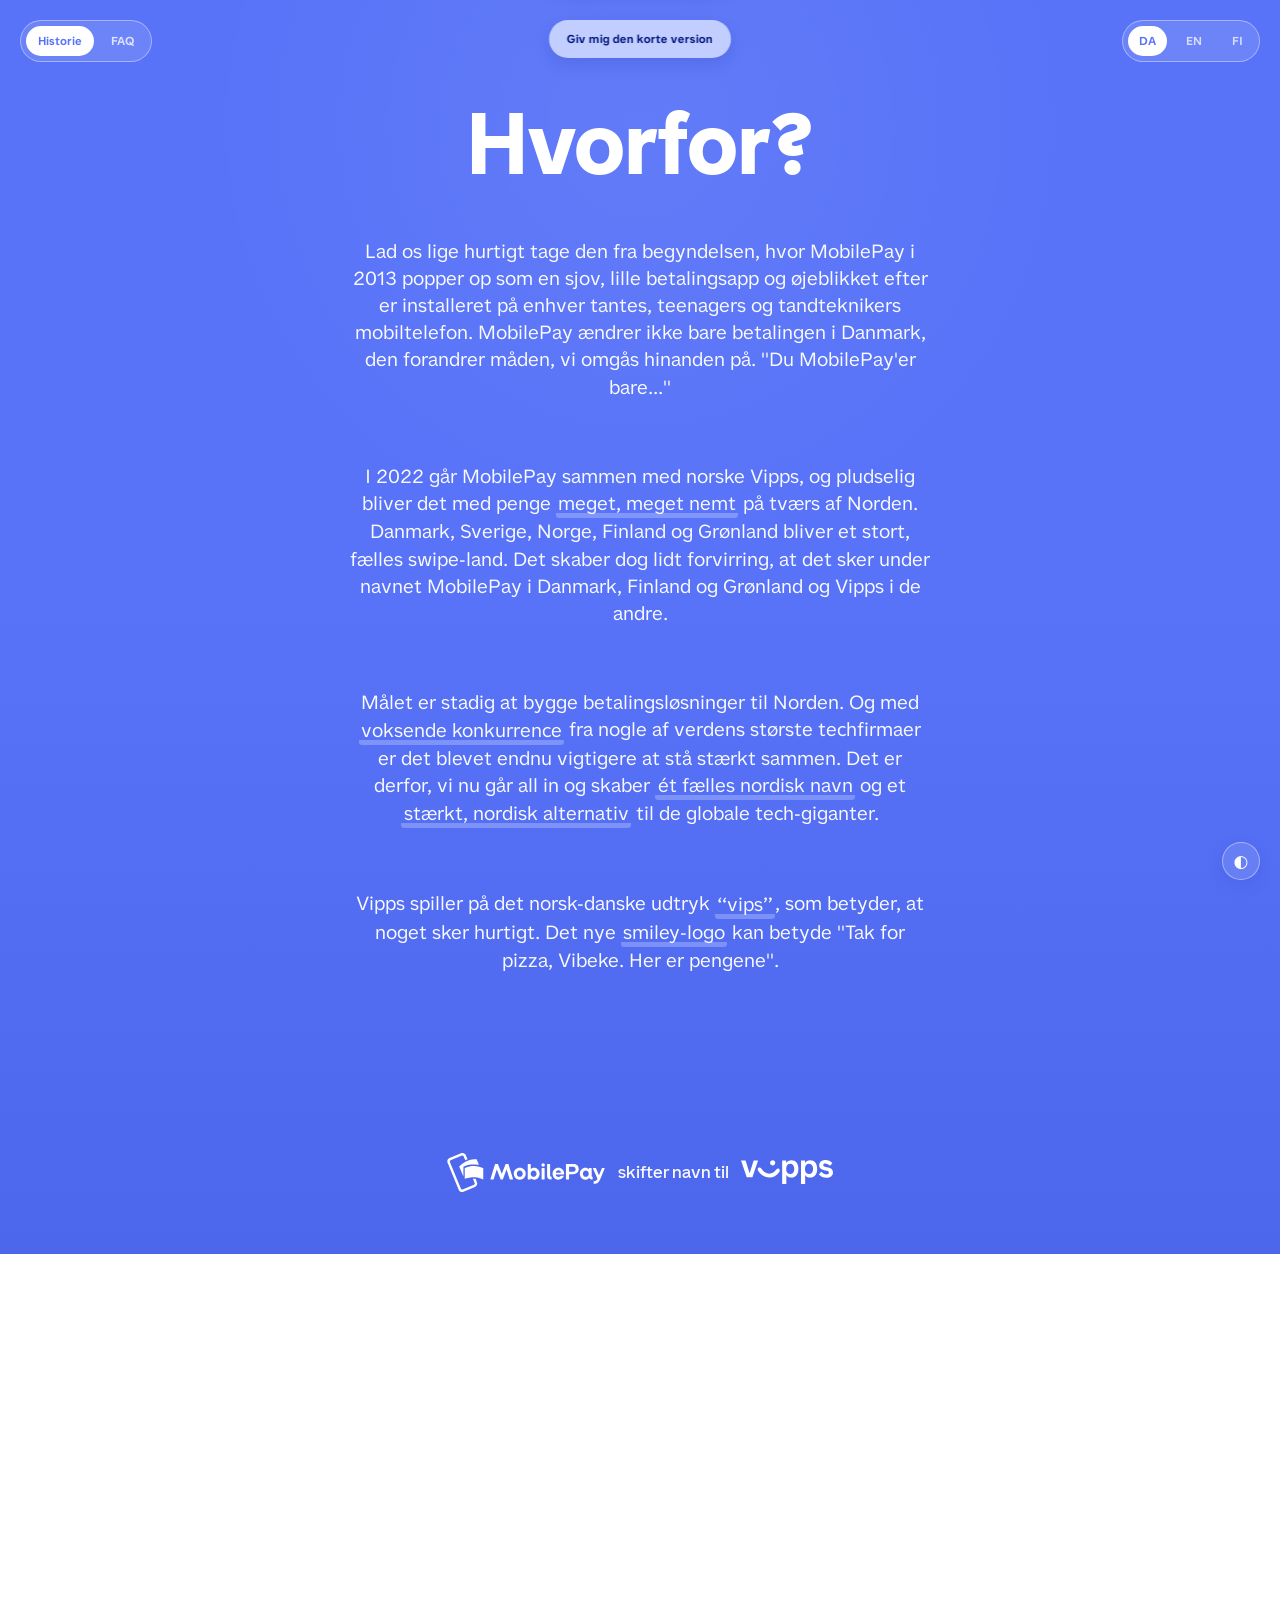
<file: index.html>
<!DOCTYPE html>
<html lang="da">
<head>
  <meta charset="UTF-8">
  <meta http-equiv="Content-Security-Policy" content="default-src 'self'; script-src 'self' https://cdn.jsdelivr.net; style-src 'self'; img-src 'self'; font-src 'self'; media-src 'self'; connect-src 'none'; object-src 'none'; base-uri 'none'; form-action 'none'; frame-src 'none'; worker-src 'none'; manifest-src 'none'">
  <meta name="referrer" content="no-referrer">
  <meta
    name="viewport"
    content="width=device-width, initial-scale=1.0">
  <title>MobilePay skifter navn til Vipps</title>
  <link rel="icon" href="assets/images/favicon.svg" type="image/svg+xml">
  <link rel="stylesheet" href="styles/styles.css">
  <link rel="preconnect" href="https://cdn.jsdelivr.net" crossorigin>
  <link rel="prefetch" href="faq/">
  <link rel="prefetch" href="js/faq-data.js" as="script">
  <script src="js/app.js" defer></script>
</head>


<body>

  <a class="skip-link" href="#main-content" data-da="Spring til hovedindhold" data-en="Skip to main content" data-fi="Siirry pääsisältöön">Spring til hovedindhold</a>

  <main class="page" data-surface="dark">

    <nav class="site-nav" aria-label="Primær navigation" data-aria-da="Primær navigation" data-aria-en="Primary navigation" data-aria-fi="Päänavigointi">
      <a href="./" class="is-active" aria-current="page" data-nav-story data-da="Historie" data-en="Story" data-fi="Tarina">Historie</a>
      <a href="faq/" data-nav-faq>FAQ</a>
    </nav>

    <div class="language-toggle" role="group" aria-label="Vælg sprog" data-aria-da="Vælg sprog" data-aria-en="Choose language" data-aria-fi="Valitse kieli">
      <button type="button" class="language-button is-active" data-language="da" lang="da" aria-label="Dansk" aria-pressed="true">DA</button>
      <button type="button" class="language-button" data-language="en" lang="en" aria-label="English" aria-pressed="false">EN</button>
      <button type="button" class="language-button" data-language="fi" lang="fi" aria-label="Suomi" aria-pressed="false">FI</button>
    </div>

    <button
      type="button"
      class="theme-toggle"
      aria-pressed="false"
      aria-label="Inverter farver"
      title="Inverter farver"
    ><span aria-hidden="true">◐</span></button>

    <button
      type="button"
      class="tldr-toggle"
      aria-pressed="false"
      aria-label="Giv mig den korte version"
      aria-controls="tldr-content"
      aria-expanded="false"
    >
      Giv mig den korte version
    </button>


    <div class="content" id="main-content" tabindex="-1">


      <section class="tldr-view" id="tldr-content" hidden aria-live="polite">
        <h1
          class="tldr-title"
          data-da="Jeg vil bare vide, om appen er den samme?"
          data-en="I just want to know, if the app is the same?"
          data-fi="Haluan vain tietää, onko sovellus sama?"
        >
          MobilePay skifter navn til Vipps
        </h1>

        <p
          class="tldr-copy"
          data-da="Ja."
          data-en="Yes."
          data-fi="Kyllä."
        >
          Ja.
        </p>
      </section>


      <h1
        class="hero-title"
        data-da="Hvorfor?"
        data-en="Why?"
        data-fi="Miksi?"
      >
        Hvorfor?
      </h1>


      <!-- =====================================
           DANISH
           ===================================== -->

      <div
        class="story language-version"
        data-language-version="da"
      >

        <p>
          Lad os lige hurtigt tage den fra begyndelsen, hvor MobilePay i
          2013 popper op som en sjov, lille betalingsapp og øjeblikket
          efter er installeret på enhver tantes, teenagers og tandteknikers
          mobiltelefon. MobilePay ændrer ikke bare betalingen i
          Danmark, den forandrer måden, vi omgås hinanden på. "Du
          MobilePay'er bare..."
        </p>


        <p>
          I 2022 går MobilePay sammen med norske Vipps, og pludselig
          bliver det med penge

          <button
            class="term"
            type="button"
            data-title="Meget, meget nemt"
            data-explanation="MobilePay og Vipps går sammen om at gøre betalinger på tværs af Norden meget, meget nemme."
          >
            meget, meget nemt
          </button>

          på tværs af Norden. Danmark, Sverige, Norge, Finland og
          Grønland bliver et stort, fælles swipe-land. Det skaber dog lidt
          forvirring, at det sker under navnet MobilePay i Danmark, Finland
          og Grønland og Vipps i de andre.
        </p>


        <p>
          Målet er stadig at bygge betalingsløsninger til Norden. Og med

          <button
            class="term"
            type="button"
            data-title="Voksende konkurrence"
            data-explanation="Konkurrencen fra nogle af verdens største techfirmaer vokser, og derfor er det blevet endnu vigtigere at stå stærkt sammen i Norden."
          >
            voksende konkurrence
          </button>

          fra nogle af verdens største techfirmaer er det blevet endnu
          vigtigere at stå stærkt sammen. Det er derfor, vi nu går all in og
          skaber

          <button
            class="term"
            type="button"
            data-title="Ét fælles nordisk navn"
            data-explanation="Ét fælles navn gør det lettere at stå samlet på tværs af de nordiske markeder og bygge en stærk fælles position."
          >
            ét fælles nordisk navn
          </button>

          og et

          <button
            class="term"
            type="button"
            data-title="Et stærkt nordisk alternativ"
            data-explanation="Ambitionen er at være et stærkt nordisk alternativ til de globale tech-giganter på betalingsmarkedet."
          >
            stærkt, nordisk alternativ
          </button>

          til de globale tech-giganter.
        </p>


        <p>
          Vipps spiller på det norsk-danske udtryk

          <button
            class="term"
            type="button"
            data-title="Vips"
            data-explanation="Vips er et norsk-dansk udtryk, som betyder, at noget sker hurtigt."
          >
            “vips”
          </button>,

          som betyder, at noget sker hurtigt. Det nye

          <button
            class="term"
            type="button"
            data-title="Det nye smiley-logo"
            data-explanation="Smileyen giver det nye Vipps-logo et enkelt og venligt udtryk, der kan bruges på tværs af Norden."
          >
            smiley-logo
          </button>

          kan betyde "Tak for pizza, Vibeke. Her er pengene".
        </p>


        <p>
          Vi ved godt, det tager lidt tid at vænne sig til det. Det er derfor,
          det først sker den 12. januar.
        </p>

      </div>


      <!-- =====================================
           ENGLISH
           ===================================== -->

      <div
        class="story language-version"
        data-language-version="en"
        hidden
      >

        <p>
          Let's rewind for a second to where it all began, when MobilePay
          pops up in 2013 as a fun, little payment app and moments later
          is installed on every babysitter's, banker's, and barista's phone.
          MobilePay doesn't just change payments in Denmark, it
          changes the way we relate to each other. "You can just
          MobilePay me..."
        </p>


        <p>
          In 2022, MobilePay joins forces with Norwegian Vipps, and
          suddenly, money becomes

          <button
            class="term"
            type="button"
            data-title="Very, very easy"
            data-explanation="MobilePay and Vipps join forces to make payments across the Nordics very, very easy."
          >
            very, very easy
          </button>

          across the Nordics.
          Finland, Sweden, Norway, Denmark and Greenland become
          one big, shared swipe-land. It does however create some
          confusion that it happens under the name MobilePay in Finland,
          Greenland and Denmark, and Vipps in the others.
        </p>


        <p>
          The goal is still to build payment solutions for the Nordics. And
          with

          <button
            class="term"
            type="button"
            data-title="Growing competition"
            data-explanation="Competition from some of the world's biggest tech companies is growing, making it increasingly important to stand strong together across the Nordics."
          >
            growing competition
          </button>

          from some of the World's biggest tech
          companies, it’s increasingly important to stand strong together.
          That's why we're now going all in and creating

          <button
            class="term"
            type="button"
            data-title="One shared Nordic name"
            data-explanation="One shared name makes it easier to stand together across Nordic markets and build one strong common position."
          >
            one shared Nordic name
          </button>

          and a

          <button
            class="term"
            type="button"
            data-title="A strong Nordic alternative"
            data-explanation="The ambition is to be a strong Nordic alternative to the global tech giants in the payments market."
          >
            strong, Nordic alternative
          </button>

          to the global tech-giants.
        </p>


        <p>
          Vipps is a nod to

          <button
            class="term"
            type="button"
            data-title="Vips"
            data-explanation="Vips is a Norwegian-Danish word that means something happens quickly."
          >
            'vips'
          </button>,

          the Norwegian-Danish word that means
          quick. The new

          <button
            class="term"
            type="button"
            data-title="The new smiley logo"
            data-explanation="The smiley gives the new Vipps logo a simple, friendly expression that can work across the Nordics."
          >
            smiley logo
          </button>

          can mean "Thanks for the pizza,
          Vibeke. Here's your money."
        </p>


        <p>
          We know it will take a little time to get used to. That's why it's not
          happening until January 12th.
        </p>

      </div>


      <!-- =====================================
           FINNISH
           ===================================== -->

      <div
        class="story language-version"
        data-language-version="fi"
        hidden
      >

        <p>
          Kelataan hetkeksi takaisin alkuun. Vuonna 2013 MobilePay
          ilmestyy hauskana, pienenä maksusovelluksena, ja hetkeä
          myöhemmin se löytyy jo jokaisen lastenhoitajan, pankkiirin ja
          baristan puhelimesta. MobilePay ei muuta vain maksamista
          Tanskassa, vaan myös tapaamme toimia toistemme kanssa.
          "Voit vain MobilePayata minulle..."
        </p>


        <p>
          Vuonna 2022 MobilePay yhdistää voimansa norjalaisen Vippsin
          kanssa, ja yhtäkkiä rahasta tulee

          <button
            class="term"
            type="button"
            data-title="Todella, todella helppoa"
            data-explanation="MobilePay ja Vipps yhdistävät voimansa tehdäkseen maksamisesta Pohjoismaissa todella, todella helppoa."
          >
            todella, todella helppoa
          </button>

          kaikkialla Pohjoismaissa.
          Suomi, Ruotsi, Norja, Tanska ja Grönlanti muodostavat yhden
          suuren, yhteisen pyyhkäisymaan. Se aiheuttaa kuitenkin hieman
          hämmennystä, kun Suomessa, Grönlannissa ja Tanskassa nimi on
          MobilePay ja muissa maissa Vipps.
        </p>


        <p>
          Tavoitteena on edelleen rakentaa maksuratkaisuja Pohjoismaihin.
          Ja kun

          <button
            class="term"
            type="button"
            data-title="Kasvava kilpailu"
            data-explanation="Kilpailu maailman suurimpien teknologiayhtiöiden kanssa kasvaa, joten Pohjoismaiden on entistä tärkeämpää seistä vahvasti yhdessä."
          >
            kilpailu kasvaa
          </button>

          maailman suurimpien teknologiayhtiöiden taholta, on entistä
          tärkeämpää seistä vahvasti yhdessä. Siksi menemme nyt täysillä
          eteenpäin ja luomme

          <button
            class="term"
            type="button"
            data-title="Yksi yhteinen pohjoismainen nimi"
            data-explanation="Yksi yhteinen nimi helpottaa toimimista yhtenäisesti Pohjoismaissa ja vahvan yhteisen aseman rakentamista."
          >
            yhden yhteisen pohjoismaisen nimen
          </button>

          sekä

          <button
            class="term"
            type="button"
            data-title="Vahva pohjoismainen vaihtoehto"
            data-explanation="Tavoitteena on olla vahva pohjoismainen vaihtoehto globaaleille teknologiajäteille maksumarkkinoilla."
          >
            vahvan pohjoismaisen vaihtoehdon
          </button>

          globaaleille teknologiajäteille.
        </p>


        <p>
          Vipps viittaa sanaan

          <button
            class="term"
            type="button"
            data-title="Vips"
            data-explanation="Vips on norjan- ja tanskankielinen sana, joka tarkoittaa, että jokin tapahtuu nopeasti."
          >
            “vips”
          </button>,

          joka tarkoittaa norjaksi ja tanskaksi, että jokin tapahtuu
          nopeasti. Uusi

          <button
            class="term"
            type="button"
            data-title="Uusi hymiölogo"
            data-explanation="Hymiö antaa uudelle Vipps-logolle yksinkertaisen ja ystävällisen ilmeen, joka toimii kaikkialla Pohjoismaissa."
          >
            hymiölogo
          </button>

          voi tarkoittaa: "Kiitos pizzasta, Vibeke. Tässä rahat."
        </p>


        <p>
          Tiedämme, että uuteen nimeen tottuminen vie hieman aikaa.
          Siksi muutos tapahtuu vasta 12. tammikuuta.
        </p>

      </div>


      <!-- Shared brand-change lockup: visible in every language. -->
      <div class="brand-change" role="img" aria-label="MobilePay skifter navn til Vipps" data-aria-da="MobilePay skifter navn til Vipps" data-aria-en="MobilePay is changing its name to Vipps" data-aria-fi="MobilePay vaihtaa nimekseen Vipps">
        <img
          src="assets/images/MP_Logo_Vertical-digital_White_RGB.svg"
          alt=""
          aria-hidden="true"
          class="brand-change-logo mobilepay-logo"
        >

        <span
          class="brand-change-text"
          data-da="skifter navn til"
          data-en="is changing its name to"
          data-fi="vaihtaa nimekseen"
        >
          skifter navn til
        </span>

        <img
          src="assets/images/Vipps_Logo_Vertical-digital_Blue_RGB.svg"
          alt=""
          aria-hidden="true"
          class="brand-change-logo vipps-logo"
        >
      </div>


    <aside
      class="tooltip-card"
      id="tooltip"
      role="dialog"
      aria-modal="false"
      aria-labelledby="tooltip-title"
      aria-describedby="tooltip-text"
      aria-hidden="true"
    >

      <button
        class="tooltip-close"
        type="button"
        aria-label="Luk forklaring" data-aria-da="Luk forklaring" data-aria-en="Close explanation" data-aria-fi="Sulje selitys"
      >
        ×
      </button>

      <h2 id="tooltip-title"></h2>

      <p id="tooltip-text"></p>

    </aside>


  </main>


  <section class="video-section" data-surface="light">
    <div class="video-wrap">
      <video
        src="assets/video/Vipps_MobilePay_animation.mp4"
        data-decorative-video
        aria-hidden="true"
        autoplay
        loop
        muted
        playsinline
        preload="auto"
      ></video>
    </div>
  </section>


  <p class="sr-only" id="a11y-status" role="status" aria-live="polite" aria-atomic="true"></p>


</body>
</html>
</file>
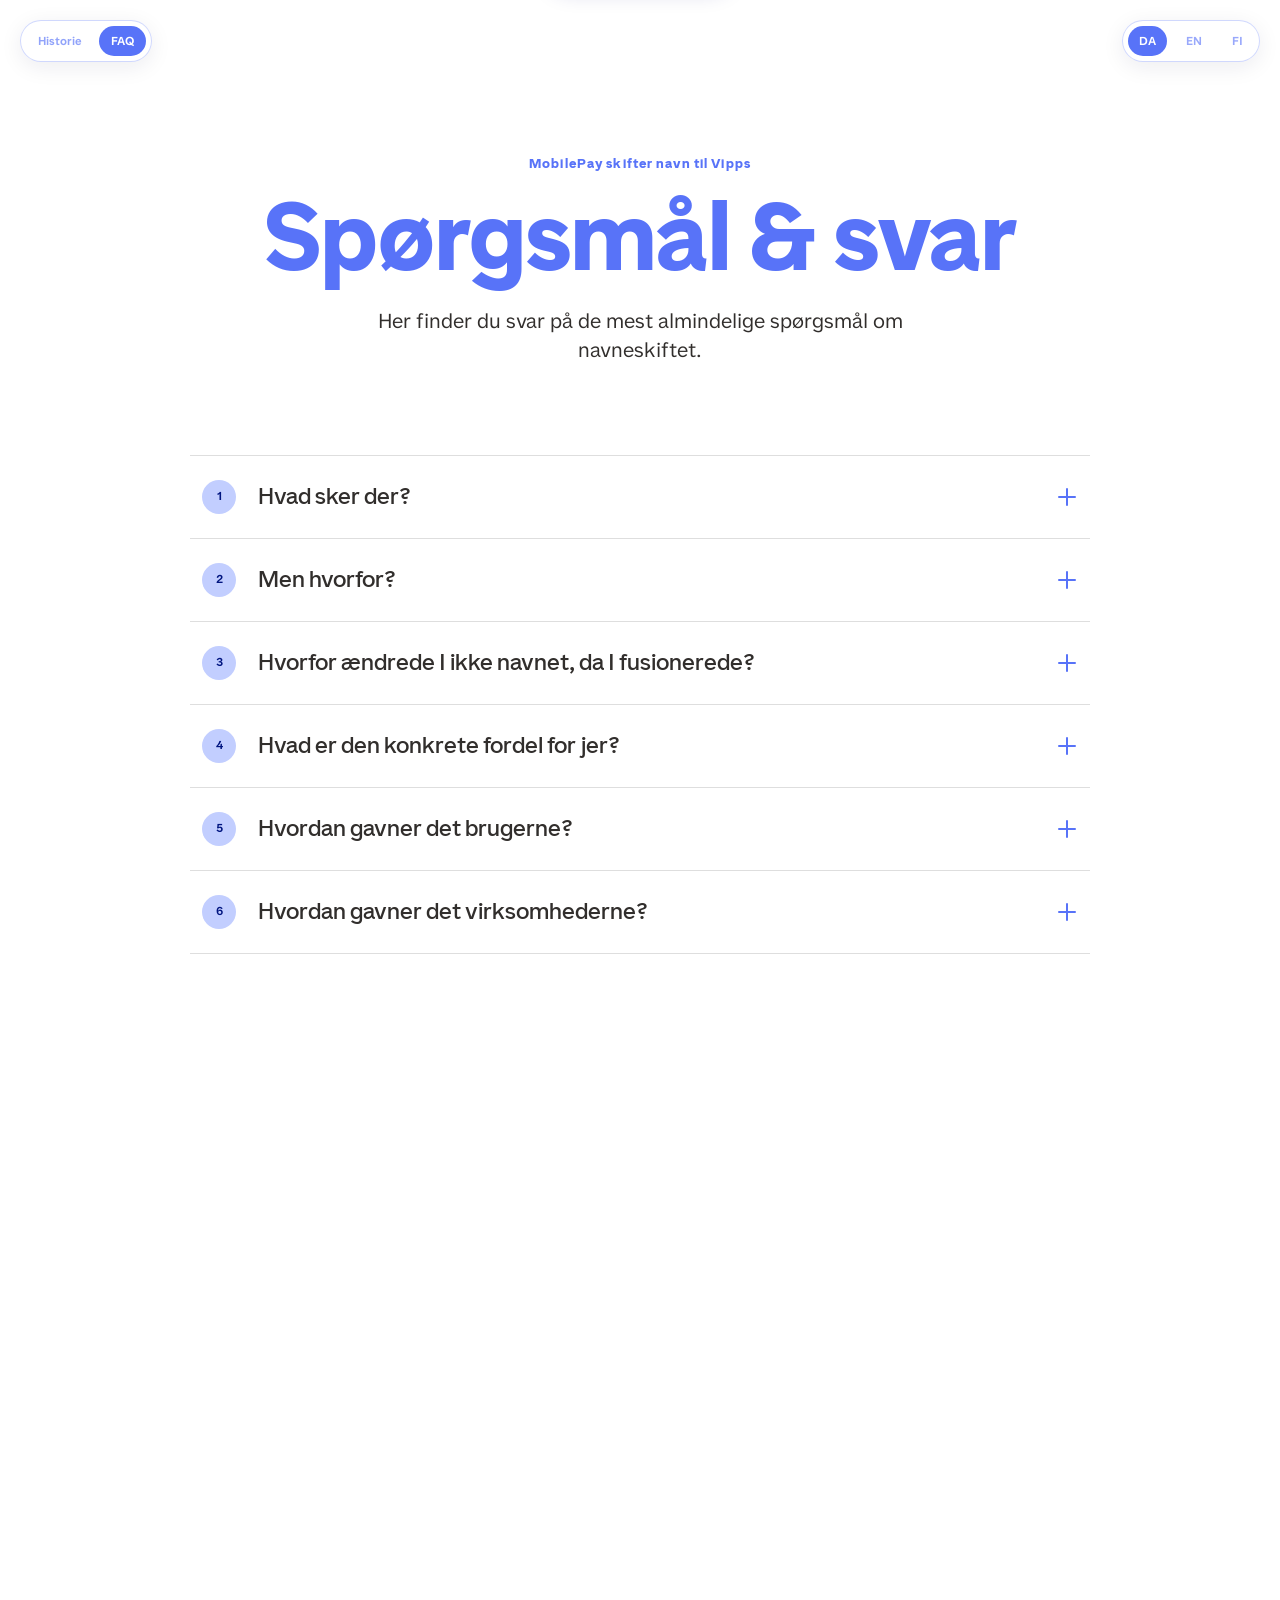
<file: faq/index.html>
<!DOCTYPE html>
<html lang="da">
<head>
  <meta charset="UTF-8">
  <meta http-equiv="Content-Security-Policy" content="default-src 'self'; script-src 'self' https://cdn.jsdelivr.net; style-src 'self'; img-src 'self'; font-src 'self'; media-src 'self'; connect-src 'none'; object-src 'none'; base-uri 'none'; form-action 'none'; frame-src 'none'; worker-src 'none'; manifest-src 'none'">
  <meta name="referrer" content="no-referrer">
  <meta name="viewport" content="width=device-width, initial-scale=1.0">
  <title>FAQ | MobilePay skifter navn til Vipps</title>
  <link rel="icon" href="../assets/images/favicon.svg" type="image/svg+xml">
  <link rel="stylesheet" href="../styles/styles.css">
  <link rel="preconnect" href="https://cdn.jsdelivr.net" crossorigin>
  <link rel="prefetch" href="../">
  <script src="../js/faq-data.js" defer></script>
  <script src="../js/app.js" defer></script>
</head>
<body class="faq-page" data-page="faq">
  <a class="skip-link skip-link--light" href="#main-content" data-da="Spring til hovedindhold" data-en="Skip to main content" data-fi="Siirry pääsisältöön">Spring til hovedindhold</a>

  <main data-surface="light">
    <nav class="site-nav on-light" aria-label="Primær navigation" data-aria-da="Primær navigation" data-aria-en="Primary navigation" data-aria-fi="Päänavigointi">
      <a href="../" data-nav-story data-da="Historie" data-en="Story" data-fi="Tarina">Historie</a>
      <a href="./" class="is-active" aria-current="page" data-nav-faq>FAQ</a>
    </nav>

    <div class="language-toggle on-light" role="group" aria-label="Vælg sprog" data-aria-da="Vælg sprog" data-aria-en="Choose language" data-aria-fi="Valitse kieli">
      <button type="button" class="language-button is-active" data-language="da" lang="da" aria-label="Dansk" aria-pressed="true">DA</button>
      <button type="button" class="language-button" data-language="en" lang="en" aria-label="English" aria-pressed="false">EN</button>
      <button type="button" class="language-button" data-language="fi" lang="fi" aria-label="Suomi" aria-pressed="false">FI</button>
    </div>

    <div class="faq-shell" id="main-content" tabindex="-1">
      <p class="faq-kicker" data-da="MobilePay skifter navn til Vipps" data-en="MobilePay is changing its name to Vipps" data-fi="MobilePay vaihtaa nimekseen Vipps">MobilePay skifter navn til Vipps</p>
      <h1 class="faq-title" data-da="Spørgsmål & svar" data-en="Questions & answers" data-fi="Kysymyksiä & vastauksia">Spørgsmål & svar</h1>
      <p class="faq-intro" data-da="Her finder du svar på de mest almindelige spørgsmål om navneskiftet." data-en="Here you can find answers to the most common questions about the name change." data-fi="Täältä löydät vastaukset yleisimpiin nimenmuutosta koskeviin kysymyksiin.">Her finder du svar på de mest almindelige spørgsmål om navneskiftet.</p>
      <div id="faq-root"></div>
      <div class="faq-footer">
        <a href="../" class="faq-back" data-da="← Tilbage til historien" data-en="← Back to the story" data-fi="← Takaisin tarinaan">← Tilbage til historien</a>
      </div>
    </div>
  </main>
  <p class="sr-only" id="a11y-status" role="status" aria-live="polite" aria-atomic="true"></p>
</body>
</html>
</file>
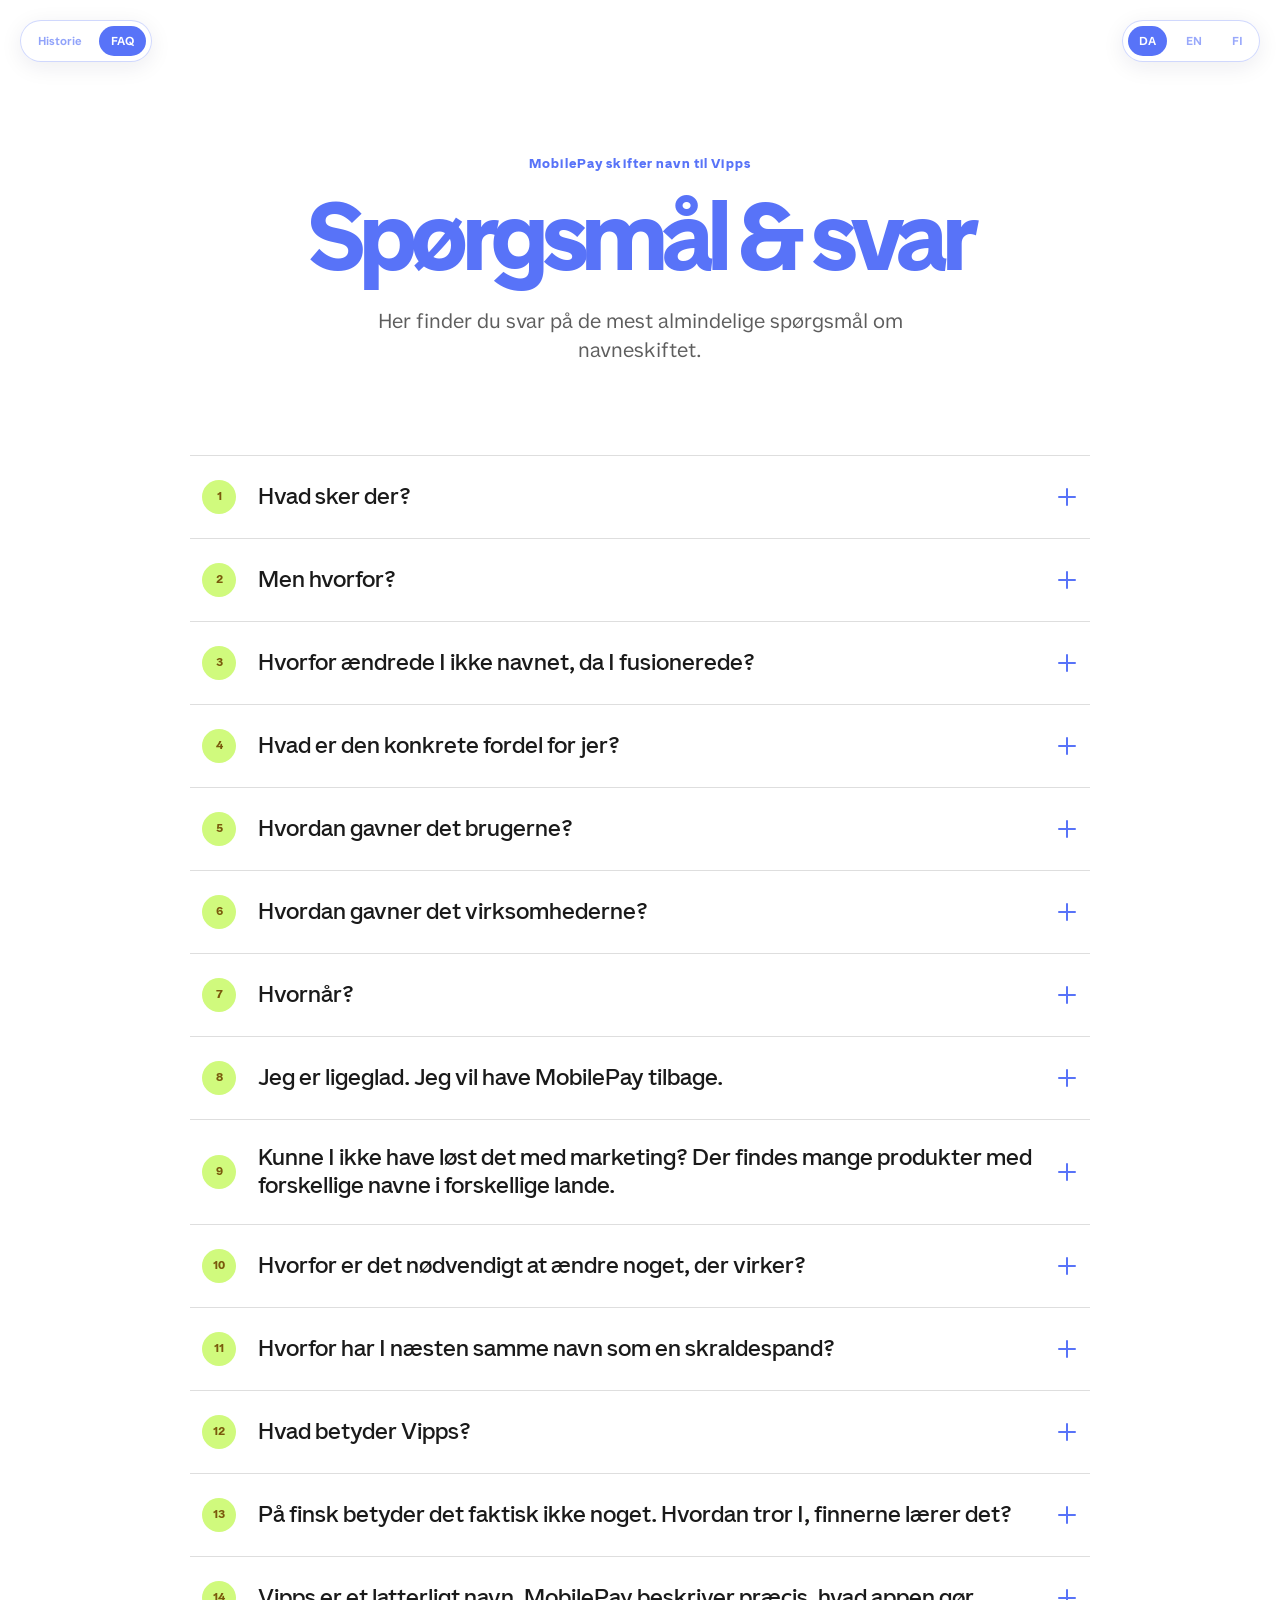
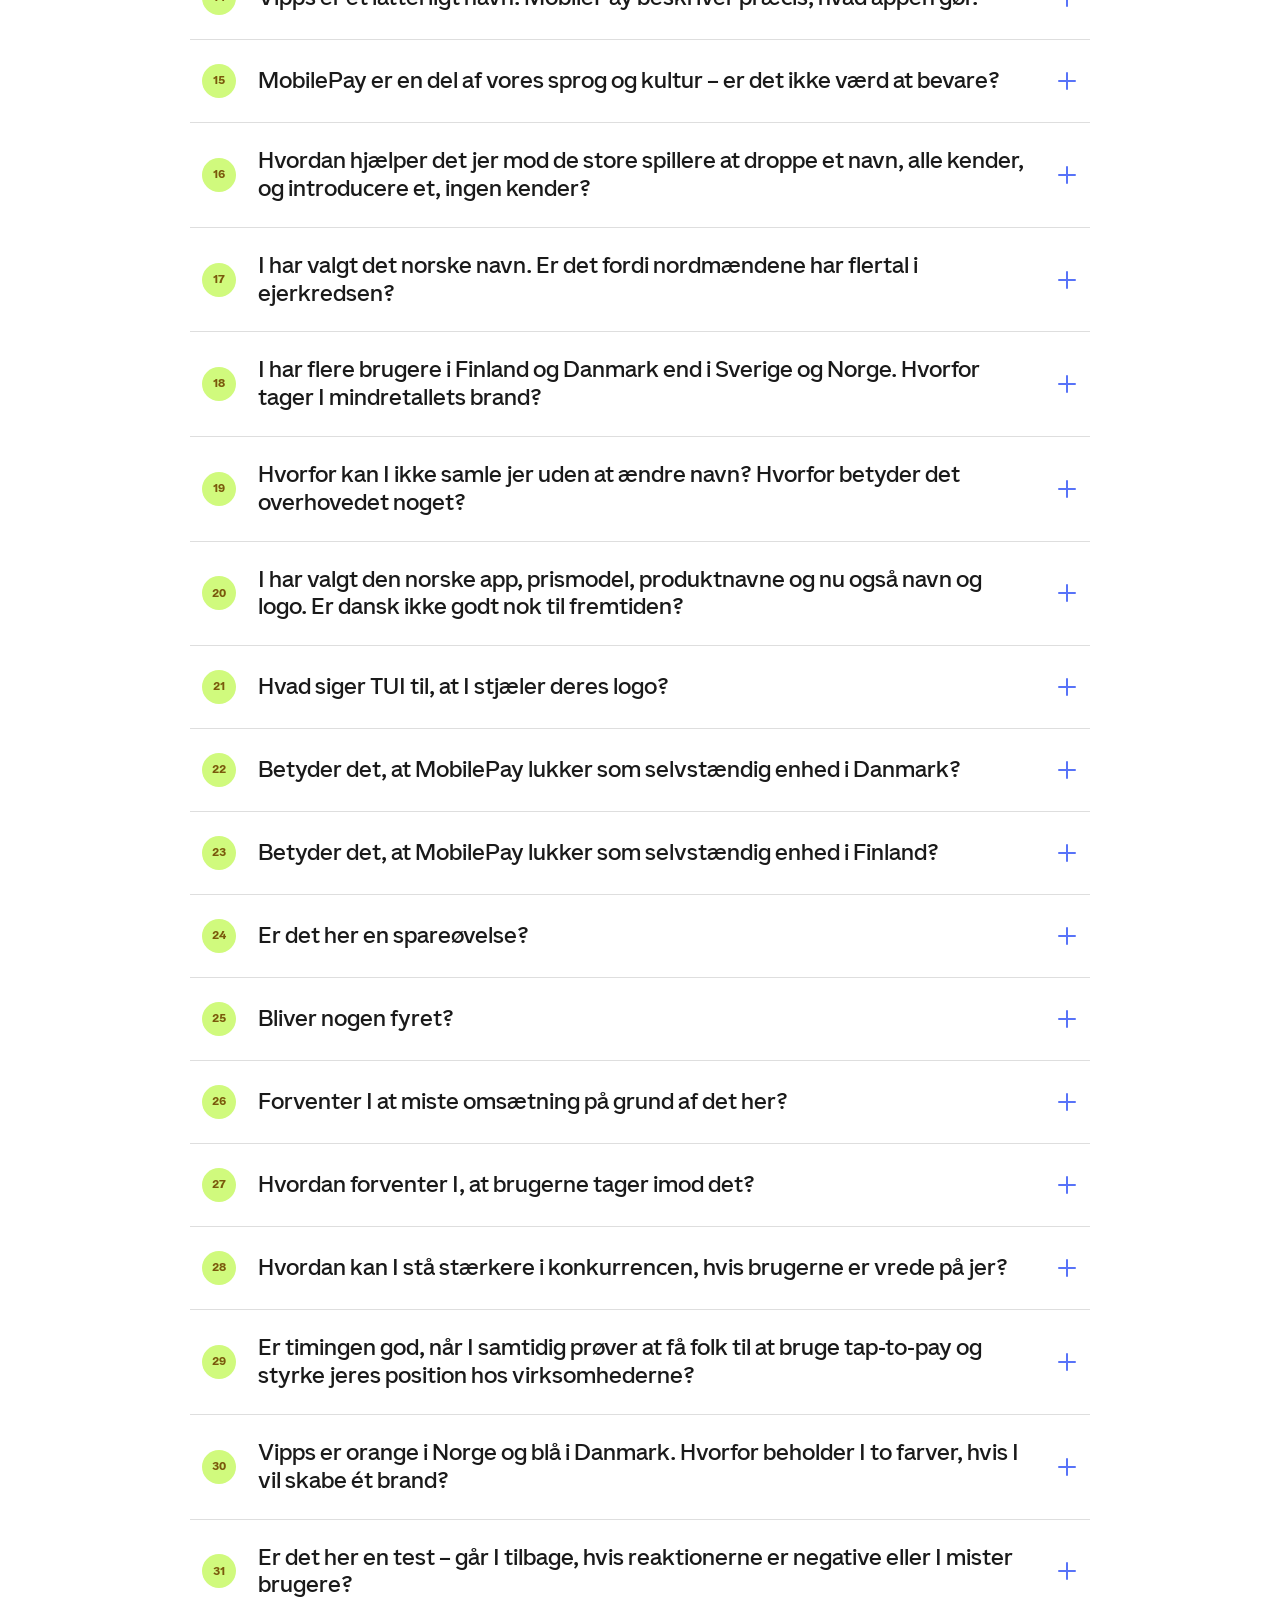
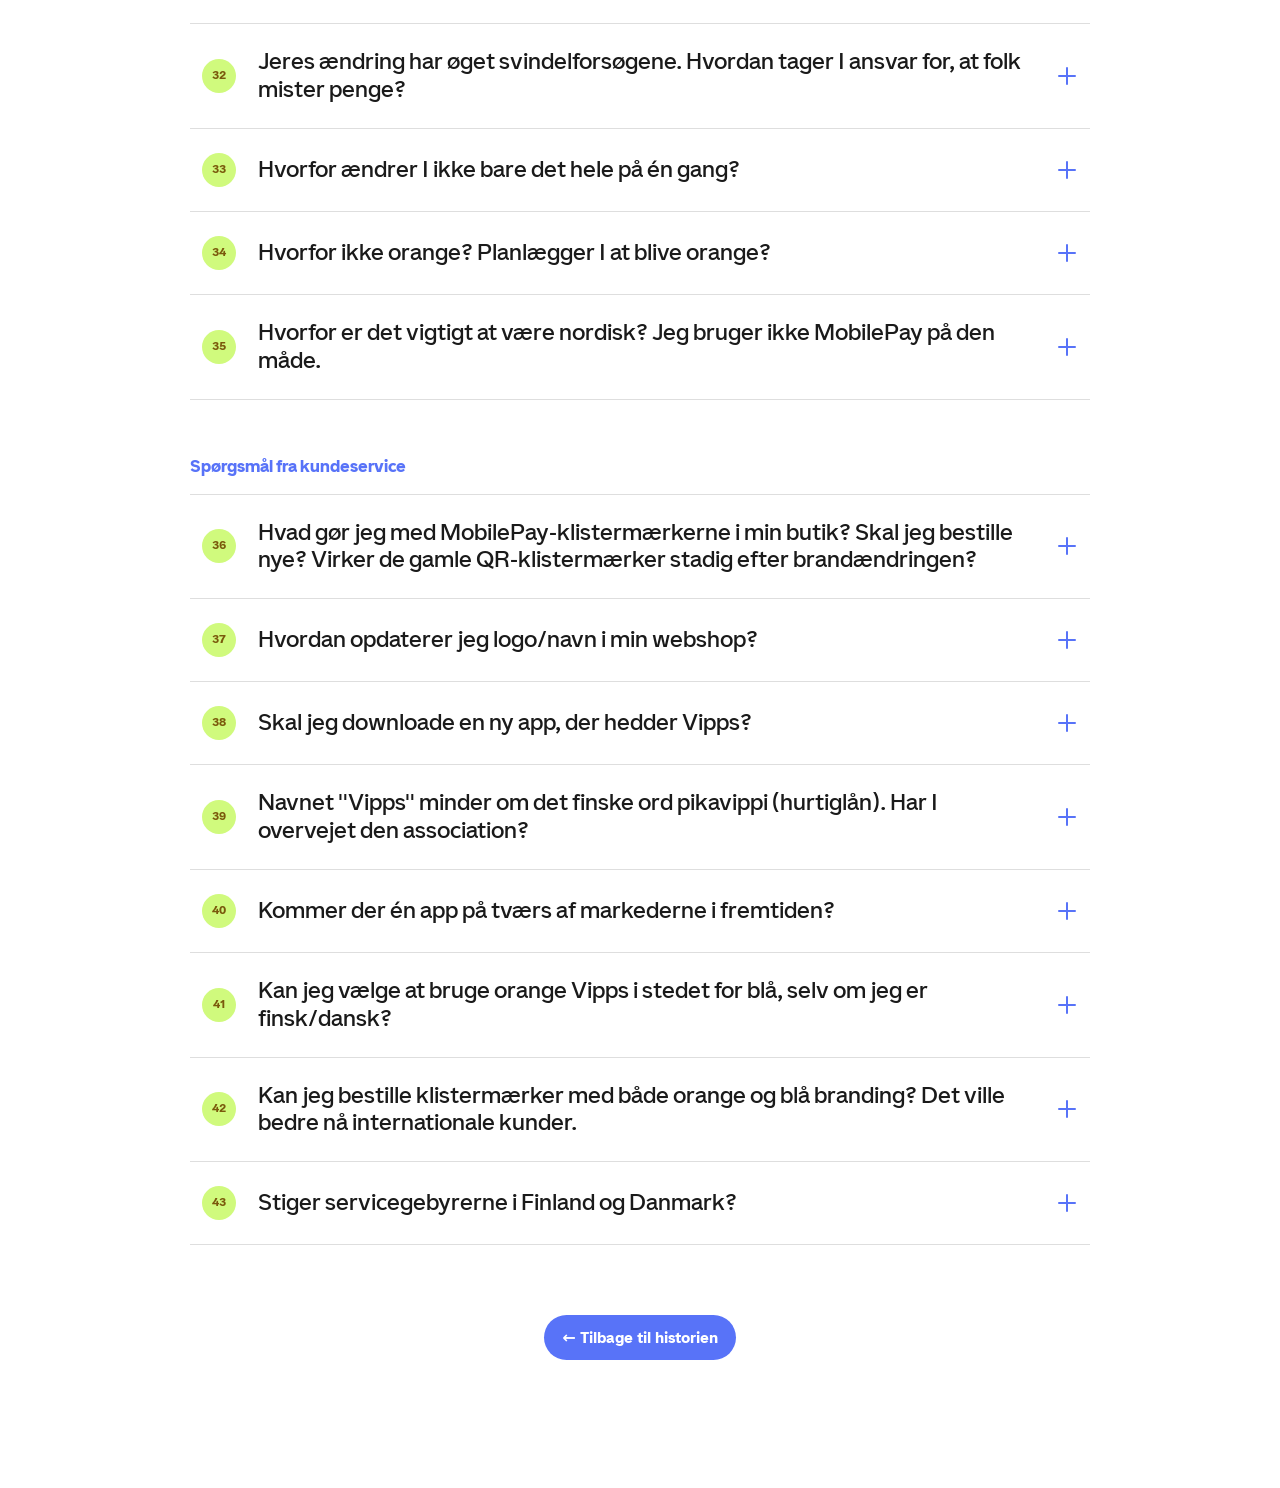
<file: faq.html>
<!DOCTYPE html>
<html lang="en">
<head>
  <meta charset="UTF-8">
  <meta name="viewport" content="width=device-width, initial-scale=1.0">
  <title>FAQ – MobilePay skifter navn til Vipps</title>
  <link rel="icon" href="favicon.svg" type="image/svg+xml">
  <link rel="stylesheet" href="styles.css">
</head>
<body class="faq-page" data-page="faq">
  <main data-surface="light">
    <nav class="site-nav on-light" aria-label="Primary navigation">
      <a href="index.html" data-nav-story data-da="Historie" data-en="Story" data-fi="Tarina">Historie</a>
      <a href="faq.html" class="is-active" data-nav-faq>FAQ</a>
    </nav>

    <div class="language-toggle on-light" aria-label="Vælg sprog">
      <button type="button" class="language-button is-active" data-language="da" aria-pressed="true">DA</button>
      <button type="button" class="language-button" data-language="en" aria-pressed="false">EN</button>
      <button type="button" class="language-button" data-language="fi" aria-pressed="false">FI</button>
    </div>

    <div class="faq-shell">
      <p class="faq-kicker" data-da="MobilePay skifter navn til Vipps" data-en="MobilePay is changing its name to Vipps" data-fi="MobilePay vaihtaa nimekseen Vipps">MobilePay skifter navn til Vipps</p>
      <h1 class="faq-title" data-da="Spørgsmål & svar" data-en="Questions & answers" data-fi="Kysymyksiä & vastauksia">Spørgsmål & svar</h1>
      <p class="faq-intro" data-da="Her finder du svar på de mest almindelige spørgsmål om navneskiftet." data-en="Here you can find answers to the most common questions about the name change." data-fi="Täältä löydät vastaukset yleisimpiin nimenmuutosta koskeviin kysymyksiin.">Her finder du svar på de mest almindelige spørgsmål om navneskiftet.</p>
      <div id="faq-root"></div>
      <div class="faq-footer">
        <a href="index.html" class="faq-back" data-da="← Tilbage til historien" data-en="← Back to the story" data-fi="← Takaisin tarinaan">← Tilbage til historien</a>
      </div>
    </div>
  </main>
  <script src="faq-data.js"></script>
  <script src="app.js"></script>
</body>
</html>
</file>
<file: styles/styles.css>
@font-face {
      font-family: "Very Very Sans Display";
      src: url("../assets/fonts/VeryVerySansDisplay-Medium.woff2") format("woff2");
      font-weight: 500;
      font-style: normal;
      font-display: swap;
    }

    @font-face {
      font-family: "Very Very Sans Display";
      src: url("../assets/fonts/VeryVerySansDisplay-Bold.woff2") format("woff2");
      font-weight: 600;
      font-style: normal;
      font-display: swap;
    }

    @font-face {
      font-family: "Very Very Sans Text";
      src: url("../assets/fonts/VeryVerySans.woff2") format("woff2");
      font-weight: 400 600;
      font-style: normal;
      font-display: swap;
    }

    @font-face {
      font-family: "Very Very Sans Text";
      src: url("../assets/fonts/VeryVerySansText-Bold.woff2") format("woff2");
      font-weight: 600;
      font-style: normal;
      font-display: swap;
    }

    /* =========================================================
       VARIABLES
       ========================================================= */

:root {
  --mobilepay-blue: #5873f8;
  --mobilepay-blue-dark: #4d67ec;

  --mobilepay-yellow: #C2CEFF;

  --white: #ffffff;
  --black: #001580;
  --ink: #312e2c;

  --content-width: 580px;

  /* One shared vertical rhythm for story sections. */
  --story-section-gap: clamp(38px, 5vw, 62px);

  /* Shared spacing between the short-version title, copy and brand lockup. */
  --tldr-content-gap: clamp(26px, 3vw, 42px);
}


    /* =========================================================
       RESET
       ========================================================= */

    * {
      box-sizing: border-box;
    }

    html {
      margin: 0;
      padding: 0;
      scroll-behavior: smooth;
    }

    body {
      margin: 0;
      padding: 0;

      min-height: 100vh;

      background: var(--mobilepay-blue);

      color: var(--white);

      font-family:
        "Very Very Sans Text",
        system-ui,
        -apple-system,
        BlinkMacSystemFont,
        "Segoe UI",
        sans-serif;
    }

    button {
      font: inherit;
    }


    /* =========================================================
       FULL PAGE
       ========================================================= */

    .page {
      position: relative;

      width: 100%;
      min-height: 100vh;

      overflow: hidden;

      background:
        radial-gradient(
          circle at 50% 10%,
          rgba(255,255,255,.06),
          transparent 34%
        ),
        linear-gradient(
          to bottom,
          var(--mobilepay-blue) 0%,
          var(--mobilepay-blue) 48%,
          var(--mobilepay-blue-dark) 100%
        );
    }


    /* =========================================================
       MAIN CONTENT
       ========================================================= */

    .content {
      position: relative;
      z-index: 2;

      width: min(
        calc(100% - 48px),
        760px
      );

      margin: 0 auto;

      padding:
        clamp(60px, 8vw, 110px)
        0
        var(--story-section-gap);
    }


    /* =========================================================
       BRAND HEADER
       ========================================================= */

    .brand-change {
      display: flex;

      align-items: center;
      justify-content: center;

      gap: clamp(10px, 1vw, 20px);

      /* Treat the lockup like another story section: the gap above it
         and the gap from it to the video are driven by the same token
         as the paragraph spacing. */
      margin-top: var(--story-section-gap);
      margin-bottom: 0;
    }


    /* =========================================================
       LOGOS
       ========================================================= */

    .mobilepay-logo,
    .vipps-logo {
      display: block;

      width: auto;

      object-fit: contain;

      flex-shrink: 0;
    }


    /*
     * The two logo files have different proportions
     * and internal whitespace.
     *
     * Matching them by height instead of width makes
     * them appear visually much closer in size.
     */

    .mobilepay-logo {
      height: clamp(22px, 2.8vw, 38px);
    }

    .vipps-logo {
      height: clamp(18px, 2vw, 30px); 
    }


    /* Small text between logos */

    .brand-change-text {
      flex-shrink: 0;

      font-family:
        "Very Very Sans Display",
        sans-serif;

      font-size: clamp(
        12px,
        1.45vw,
        18px
      );

      font-weight: 500;

      line-height: 1;

      color: rgba(255,255,255,.96);

      white-space: nowrap;
    }


    /* =========================================================
       MAIN TITLE
       ========================================================= */

    .hero-title {
      font-family:
        "Very Very Sans Display",
        sans-serif;

      margin:
        0
        0
        clamp(35px, 4vw, 55px);

      text-align: center;

      font-size: clamp(
        50px,
        7vw,
        92px
      );

      line-height: .94;

      letter-spacing: -3%;

      font-weight: 600;
    }


    /* =========================================================
       STORY
       ========================================================= */

    .story {
      width: min(
        100%,
        var(--content-width)
      );

      margin: 0 auto;

      font-family:
        "Very Very Sans Text",
        sans-serif;

      font-size: clamp(
        17px,
        1.55vw,
        22px
      );

      line-height: 1.37;

      text-align: center;

      color: rgba(255,255,255,.97);
    }


    .story p {
      margin:
        0
        0
        var(--story-section-gap);
    }


    .story p:last-child {
      margin-bottom: 0;
    }


    /* =========================================================
       INTERACTIVE WORDS
       ========================================================= */

    .term {
      appearance: none;

      display: inline;

      margin: 0;
      padding: .02em .16em .04em;

      border: 0;
      border-radius: .2em;

      background:
        linear-gradient(
          to top,
          rgba(194,206,255,.34) 0 .28em,
          transparent .28em
        );

      color: inherit;

      font-family: inherit;
      font-size: inherit;
      line-height: inherit;

      cursor: pointer;

      text-decoration: none;

      -webkit-box-decoration-break: clone;
      box-decoration-break: clone;

      transition:
        background .2s cubic-bezier(.22, 1, .36, 1),
        color .18s ease,
        text-decoration-color .18s ease;
    }


    .term:hover {
      color: #001580;
      background: #C2CEFF;
    }


    .term:focus-visible {
      color: #001580;
      background: #C2CEFF;
      outline: 2px solid rgba(194,206,255,.95);
      outline-offset: 3px;
    }


    /* =========================================================
       TOOLTIP
       ========================================================= */

    .tooltip-card {
      position: fixed;

      z-index: 50;

      width: min(
        320px,
        calc(100vw - 32px)
      );

      padding:
        38px
        32px
        32px;

      background:
        var(--mobilepay-yellow);

      color:
        var(--black);

      box-shadow:
        0 22px 45px
        rgba(0,0,0,.30);

      opacity: 0;

      visibility: hidden;

      pointer-events: none;

      transform:
        translateY(10px)
        scale(.97);

      transition:
        opacity .16s ease,
        transform .16s ease,
        visibility .16s ease;
    }


    .tooltip-card.is-open {
      opacity: 1;

      visibility: visible;

      pointer-events: auto;

      transform:
        translateY(0)
        scale(1);
    }


    /* Tooltip title */

    .tooltip-card h2 {
      margin:
        0
        0
        13px;

      font-family:
        "Very Very Sans Display",
        sans-serif;

      font-size: 24px;

      line-height: 1.05;

      letter-spacing: -.035em;

      font-weight: 600;
    }


    /* Tooltip text */

    .tooltip-card p {
      margin: 0;

      font-family:
        "Very Very Sans Text",
        sans-serif;

      font-size: 15px;

      line-height: 1.28;

      text-align: left;
    }


    /* Close button */

    .tooltip-close {
      position: absolute;

      top: 14px;
      right: 20px;

      padding: 0;

      border: 0;

      background: none;

      color: var(--black);

      font-size: 27px;

      line-height: 1;

      cursor: pointer;
    }



    /* =========================================================
   TLDR TOGGLE + VIEW
   ========================================================= */

.tldr-toggle {
  position: fixed;
  top: 20px;
  left: 50%;
  z-index: 100;

  transform: translateX(-50%);

  padding: 11px 18px;

  border: 0;
  border-radius: 999px;

  /* Inactive state: Blue 200 + Blue 800 */
  background: #C2CEFF;
  color: #001580;

  font-family: "Very Very Sans Text", sans-serif;
  font-size: 12px;
  font-weight: 700;

  cursor: pointer;

  box-shadow: 0 5px 18px rgba(0,21,128,.14);

  transition:
    background .2s ease,
    color .2s ease,
    box-shadow .2s ease,
    transform .28s cubic-bezier(.22, 1, .36, 1),
    opacity .2s ease;

  will-change: transform, opacity;
}

.tldr-toggle.is-scroll-hidden {
  transform: translateX(-50%) translateY(calc(-100% - 72px));
  opacity: 0;
  pointer-events: none;
}


/* ---------------------------------------------------------
   INACTIVE → HOVER

   Preview active state:
   Blue 800 + Blue 100
   --------------------------------------------------------- */

.tldr-toggle:hover {
  background: #001580;
  color: #E5EAFF;

  box-shadow:
    0 5px 18px rgba(0,21,128,.20);
}


/* ---------------------------------------------------------
   ACTIVE

   Blue 800 + Blue 100
   --------------------------------------------------------- */

.tldr-toggle.is-active {
  background: #001580;
  color: #E5EAFF;

  box-shadow:
    0 5px 18px rgba(0,21,128,.20);
}


/* ---------------------------------------------------------
   ACTIVE → HOVER

   Preview inactive state:
   Blue 200 + Blue 800
   --------------------------------------------------------- */

.tldr-toggle.is-active:hover {
  background: #C2CEFF;
  color: #001580;

  box-shadow:
    0 5px 18px rgba(0,21,128,.14);
}


/* No movement when clicking */

.tldr-toggle:active {
  transform: translateX(-50%);
}


/* ---------------------------------------------------------
   LIGHT SURFACES

   TLDR deliberately keeps its own solid colour system
   instead of adopting the glass navigation treatment.
   --------------------------------------------------------- */

.tldr-toggle.on-light {
  background: #C2CEFF;
  color: #001580;

  box-shadow:
    0 5px 18px rgba(0,21,128,.14);
}


/* Inactive + hover on light */

.tldr-toggle.on-light:hover {
  background: #001580;
  color: #E5EAFF;

  box-shadow:
    0 5px 18px rgba(0,21,128,.20);
}


/* Active on light */

.tldr-toggle.on-light.is-active {
  background: #001580;
  color: #E5EAFF;

  box-shadow:
    0 5px 18px rgba(0,21,128,.20);
}


/* Active + hover on light */

.tldr-toggle.on-light.is-active:hover {
  background: #C2CEFF;
  color: #001580;

  box-shadow:
    0 5px 18px rgba(0,21,128,.14);
}


/* =========================================================
   TLDR CONTENT
   ========================================================= */

.tldr-view {
  width: min(100%, var(--content-width));
  min-height: clamp(420px, 60vh, 640px);
  margin: 0 auto;

  display: flex;
  flex-direction: column;
  align-items: center;
  justify-content: center;

  text-align: center;
}


.tldr-view[hidden] {
  display: none;
}


.tldr-title {
  margin: 0 0 var(--tldr-content-gap);

  font-family: "Very Very Sans Display", sans-serif;
  font-size: clamp(50px, 7vw, 92px);
  font-weight: 600;
  line-height: .94;
  letter-spacing: -3%;
}


.tldr-copy {
  margin: 0;

  font-family: "Very Very Sans Text", sans-serif;
  font-size: clamp(20px, 2vw, 28px);
  font-weight: 400;
  line-height: 1.3;
}


/* When the short version is active, center the short story as one group.
   The title-to-copy and copy-to-lockup gaps use the exact same token. */
.page.is-tldr-active .content {
  min-height: 100vh;
  padding-top: clamp(90px, 12vh, 130px);
  padding-bottom: clamp(90px, 12vh, 130px);

  display: flex;
  flex-direction: column;
  justify-content: center;
}

.page.is-tldr-active .tldr-view {
  min-height: 0;
}

.page.is-tldr-active .brand-change {
  margin-top: var(--tldr-content-gap);
}


    /* =========================================================
       LANGUAGE TOGGLE
       ========================================================= */

    .language-toggle {
      position: fixed;
      top: 20px;
      right: 20px;
      z-index: 100;
      display: flex;
      align-items: center;
      gap: 8px;
      padding: 5px;
      border: 1px solid rgba(255,255,255,.4);
      border-radius: 999px;
      background: rgba(255,255,255,.12);
      backdrop-filter: blur(8px);
      -webkit-backdrop-filter: blur(8px);
    }

    .language-toggle button {
      font-family:
        "Very Very Sans Text",
        sans-serif;

      border: 0;
      border-radius: 999px;
      padding: 7px 11px;
      background: transparent;
      color: rgba(255,255,255,.72);
      font-size: 12px;
      font-weight: 600;
      cursor: pointer;
      transition: background .16s ease, color .16s ease;
    }

    .language-toggle button.is-active {
      background: var(--white);
      color: var(--mobilepay-blue);
    }

    .language-version[hidden] {
      display: none;
    }


    /* =========================================================
       TABLET
       ========================================================= */

    @media (max-width: 900px) {

      :root {
        --content-width: 560px;
      }


      .content {
        width: min(
          calc(100% - 40px),
          600px
        );

        padding-top: 55px;
      }




      .hero-title {
        margin-bottom: 40px;
      }


      .story {
        font-size:
          clamp(
            16px,
            2.3vw,
            20px
          );

        line-height: 1.4;
      }

    }


    /* =========================================================
       MOBILE
       ========================================================= */

    @media (max-width: 600px) {

      .tldr-toggle {
        top: 12px;
        padding: 10px 12px;
        font-size: 11px;
      }

      .tldr-view {
        min-height: 58vh;
      }

      .tldr-title {
        font-size: clamp(42px, 12vw, 58px);
      }

      .tldr-copy {
        font-size: clamp(18px, 5vw, 22px);
      }

      .language-toggle {
        top: 12px;
        right: 12px;
      }

      .language-toggle button {
        padding: 6px 9px;
        font-size: 11px;
      }

      .content {
        width:
          calc(100% - 32px);

        padding:
          92px
          0
          var(--story-section-gap);
      }


      .brand-change {
        gap: 10px;
      }


      /*
       * Matching by visual height gives both logos a more balanced appearance on mobile.
       */

      .mobilepay-logo {
        width: auto;
        height: 28px;
      }


      .vipps-logo {
        width: auto;
        height: 27px;
      }


      .brand-change-text {
        font-size: 10px;
      }


      .hero-title {
        margin-bottom: 34px;

        font-size:
          clamp(
            46px,
            14vw,
            66px
          );

        line-height: .94;
      }


      .story {
        width: 91%;

        font-size:
          clamp(
            15px,
            4.2vw,
            18px
          );

        line-height: 1.38;
      }


      .story p {
        margin-bottom: 38px;
      }


      /*
       * Tooltip becomes centered on mobile.
       */

      .tooltip-card {
        left: 50% !important;
        top: 50% !important;

        width:
          min(
            330px,
            calc(100vw - 28px)
          );

        transform:
          translate(
            -50%,
            calc(-50% + 10px)
          )
          scale(.97);
      }


      .tooltip-card.is-open {
        transform:
          translate(-50%, -50%)
          scale(1);
      }

    }


    /* =========================================================
       VERY SMALL PHONES
       ========================================================= */

    @media (max-width: 380px) {

      .brand-change {
        gap: 7px;
      }


      .mobilepay-logo {
        width: auto;
        height: 24px;
      }


      .vipps-logo {
        width: auto;
        height: 23px;
      }


      .brand-change-text {
        font-size: 8px;
      }


      .story {
        width: 94%;

        font-size: 15px;
      }

    }



    /* =========================================================
   VIDEO SECTION
   ========================================================= */

.video-section {
  width: 100%;
  background: #ffffff;
  padding:
    clamp(48px, 7vw, 96px)
    clamp(16px, 4vw, 48px);
}

.video-wrap {
  width: min(50%, 600px);
  margin: 0 auto;
}

.video-wrap video {
  display: block;
  width: 100%;
  height: auto;
  border: 0;
  border-radius: clamp(12px, 1.5vw, 22px);
  object-fit: cover;
  background: #ffffff;
}


    /* =========================================================
       REDUCED MOTION
       ========================================================= */

    @media (prefers-reduced-motion: reduce) {

      *,
      *::before,
      *::after {
        scroll-behavior: auto !important;

        transition: none !important;
      }

    }


/* =========================================================
   SHARED NAVIGATION
   ========================================================= */
.site-nav {
  position: fixed;
  top: 20px;
  left: 20px;
  z-index: 100;
  display: flex;
  align-items: center;
  gap: 5px;
  padding: 5px;
  border: 1px solid rgba(255,255,255,.4);
  border-radius: 999px;
  background: rgba(255,255,255,.12);
  backdrop-filter: blur(8px);
  -webkit-backdrop-filter: blur(8px);
  transition: background .18s ease, border-color .18s ease;
}

.site-nav a {
  display: block;
  padding: 7px 12px;
  border-radius: 999px;
  color: rgba(255,255,255,.78);
  font-family: "Very Very Sans Text", sans-serif;
  font-size: 12px;
  font-weight: 600;
  text-decoration: none;
  transition: background .16s ease, color .16s ease;
}

.site-nav a:hover { color: #fff; }
.site-nav a.is-active { background: #fff; color: var(--mobilepay-blue); }

.language-toggle,
.site-nav { transition: background .18s ease, border-color .18s ease; }
.language-toggle.on-light,
.site-nav.on-light {
  border-color: rgba(88,115,248,.28);
  background: rgba(255,255,255,.86);
  box-shadow: 0 5px 22px rgba(20,30,70,.08);
}
.language-toggle.on-light button { color: rgba(88,115,248,.62); }
.language-toggle.on-light button.is-active { background: var(--mobilepay-blue); color: #fff; }
.site-nav.on-light a { color: rgba(88,115,248,.66); }
.site-nav.on-light a:hover { color: var(--mobilepay-blue); }
.site-nav.on-light a.is-active { background: var(--mobilepay-blue); color: #fff; }

/* =========================================================
   FAQ PAGE
   ========================================================= */
.faq-page {
  min-height: 100vh;
  background: #fff;
  color: var(--ink);
}

.faq-shell {
  width: min(calc(100% - 48px), 900px);
  margin: 0 auto;
  padding: clamp(120px, 12vw, 180px) 0 clamp(90px, 10vw, 150px);
}

.faq-kicker {
  margin: 0 0 18px;
  color: var(--mobilepay-blue);
  font-family: "Very Very Sans Display", sans-serif;
  font-size: 14px;
  font-weight: 600;
  text-align: center;
  letter-spacing: .08em;
}

.faq-title {
  margin: 0 auto 24px;
  max-width: 760px;
  color: var(--mobilepay-blue);
  font-family: "Very Very Sans Display", sans-serif;
  font-size: clamp(52px, 8vw, 100px);
  font-weight: 600;
  line-height: .92;
  letter-spacing: -3%;
  text-align: center;
}

.faq-intro {
  max-width: 620px;
  margin: 0 auto clamp(56px, 8vw, 90px);
  color: var(--ink);
  font-size: clamp(17px, 1.8vw, 21px);
  line-height: 1.4;
  text-align: center;
}

.faq-section-title {
  margin: 54px 0 16px;
  color: var(--mobilepay-blue);
  font-family: "Very Very Sans Display", sans-serif;
  font-size: 18px;
  font-weight: 600;
}

.faq-list { border-top: 1px solid #dedede; }

.faq-item {
  border-bottom: 1px solid #dedede;
  transition: background .18s ease;
}

.faq-item[open] { background: #f8f9ff; }

.faq-question {
  list-style: none;
  display: grid;
  grid-template-columns: 42px 1fr 32px;
  gap: 14px;
  align-items: center;
  padding: 24px 12px;
  cursor: pointer;
  color: var(--ink);
  font-family: "Very Very Sans Display", sans-serif;
  font-size: clamp(18px, 2.1vw, 24px);
  font-weight: 500;
  line-height: 1.16;
}
.faq-question::-webkit-details-marker { display: none; }

.faq-number {
  display: grid;
  place-items: center;
  width: 34px;
  height: 34px;
  border-radius: 50%;
  background: #C2CEFF;
  color: #001580;
  font-family: "Very Very Sans Text", sans-serif;
  font-size: 12px;
  font-weight: 600;
}

.faq-list--support .faq-number {
  background: #001580;
  color: #E5EAFF;
}

.faq-plus {
  position: relative;
  width: 22px;
  height: 22px;
  justify-self: end;
}
.faq-plus::before,
.faq-plus::after {
  content: "";
  position: absolute;
  left: 50%;
  top: 50%;
  width: 18px;
  height: 2px;
  border-radius: 2px;
  background: var(--mobilepay-blue);
  transform: translate(-50%,-50%);
  transition: transform .2s ease;
}
.faq-plus::after { transform: translate(-50%,-50%) rotate(90deg); }
.faq-item[open] .faq-plus::after { transform: translate(-50%,-50%) rotate(0deg); }

.faq-answer {
  padding: 0 58px 28px 68px;
  color: var(--ink);
  font-family: "Very Very Sans Text", sans-serif;
  font-size: clamp(16px, 1.5vw, 19px);
  line-height: 1.52;
}
.faq-answer p { margin: 0 0 14px; }
.faq-answer p:last-child { margin-bottom: 0; }

.faq-footer {
  margin-top: 70px;
  text-align: center;
}
.faq-back {
  display: inline-flex;
  align-items: center;
  gap: 8px;
  padding: 12px 18px;
  border-radius: 999px;
  background: var(--mobilepay-blue);
  color: #fff;
  font-weight: 600;
  text-decoration: none;
}

@media (max-width: 600px) {
  .site-nav { top: 12px; left: 12px; }
  .site-nav a { padding: 6px 9px; font-size: 11px; }
  .faq-shell { width: calc(100% - 28px); padding-top: 112px; }
  .faq-title { font-size: clamp(48px, 17vw, 72px); }
  .faq-question {
    grid-template-columns: 34px 1fr 24px;
    gap: 10px;
    padding: 20px 6px;
  }
  .faq-number { width: 30px; height: 30px; font-size: 11px; }
  .faq-answer { padding: 0 40px 24px 50px; }
}

@media (max-width: 430px) {
  .site-nav a { padding: 6px 7px; }
  .language-toggle { gap: 3px; padding: 4px; }
  .language-toggle button { padding: 6px 7px; }
}

/* =========================================================
   MOTION SUPPORT
   ========================================================= */

/* Rounded data-explainer cards */
.tooltip-card {
  border-radius: clamp(20px, 2vw, 28px);
  overflow: hidden;
}

/* GSAP hover targets use transforms only when they are not layout-critical. */
.site-nav a,
.language-button,
.faq-back,
.faq-question,
.term {
  transform-origin: center;
}

/* The TLDR control is positioned with translateX(-50%), so GSAP deliberately
   does not write transforms to it. */
.tldr-toggle {
  transform-origin: center;
}


/* =========================================================
   REFINED INTERACTION + INVERTED STORY THEME
   ========================================================= */

/* Interactive terms: quiet marker highlight only. No dotted underline/icon. */
.term {
  padding: .02em .12em .04em;
  border-radius: .16em;
  background: linear-gradient(
    to top,
    rgba(194,206,255,.38) 0 .26em,
    transparent .26em
  );
  text-decoration: none;
}

.term:hover,
.term:focus-visible {
  color: #001580;
  background: #C2CEFF;
}

/* One-time discovery cue for explainer terms. The marker grows and settles
   back without moving text or changing layout. */
.term.term-attention {
  animation: term-attention-pulse 3200ms cubic-bezier(.22, 1, .36, 1) both;
}

@keyframes term-attention-pulse {
  0%, 100% {
    box-shadow: inset 0 -.22em 0 rgba(194,206,255,.34);
  }

  45% {
    box-shadow: inset 0 -.58em 0 rgba(194,206,255,.88);
  }
}

/* Cross-document transitions: keep the old page fully opaque while the new
   page settles over it. This avoids exposing a bright intermediate canvas. */
@view-transition {
  navigation: auto;
}

::view-transition-old(root) {
  animation: none;
}

::view-transition-new(root) {
  animation: core-story-page-in 180ms cubic-bezier(.22, 1, .36, 1) both;
}

@keyframes core-story-page-in {
  from { transform: translateY(5px); opacity: .985; }
  to   { transform: translateY(0); opacity: 1; }
}

/* Tiny comparison control for the story-page inversion experiment. */
.theme-toggle {
  position: fixed;
  top: auto;
  bottom: 20px;
  right: 20px;
  z-index: 100;
  display: grid;
  place-items: center;
  width: 38px;
  height: 38px;
  padding: 0;
  border: 1px solid rgba(255,255,255,.4);
  border-radius: 999px;
  background: rgba(255,255,255,.12);
  color: #fff;
  backdrop-filter: blur(8px);
  -webkit-backdrop-filter: blur(8px);
  box-shadow: 0 5px 18px rgba(0,21,128,.08);
  cursor: pointer;
  font-size: 17px;
  line-height: 1;
  transition: background .18s ease, color .18s ease, border-color .18s ease;
}

.theme-toggle:hover {
  background: rgba(255,255,255,.2);
}

/* Story inversion: blue -> white, display type -> blue, body copy -> black. */
body.theme-inverted {
  background: #fff;
  color: var(--mobilepay-blue);
}

body.theme-inverted .page {
  background: #fff;
}

body.theme-inverted .hero-title,
body.theme-inverted .tldr-title,
body.theme-inverted .brand-change-text {
  color: var(--mobilepay-blue);
}

body.theme-inverted .story,
body.theme-inverted .story p,
body.theme-inverted .tldr-copy {
  color: var(--ink);
}

/* The source MobilePay logo is white; tint it blue in the inverted test. */
body.theme-inverted .mobilepay-logo {
  filter: brightness(0) saturate(100%) invert(46%) sepia(73%) saturate(2865%) hue-rotate(216deg) brightness(101%) contrast(94%);
}

/* Main controls become light-surface controls in inverted mode. */
body.theme-inverted .site-nav,
body.theme-inverted .language-toggle {
  border-color: rgba(88,115,248,.28);
  background: rgba(255,255,255,.9);
  box-shadow: 0 5px 22px rgba(20,30,70,.08);
}

body.theme-inverted .site-nav a { color: rgba(88,115,248,.68); }
body.theme-inverted .site-nav a:hover { color: var(--mobilepay-blue); }
body.theme-inverted .site-nav a.is-active {
  background: var(--mobilepay-blue);
  color: #fff;
}

body.theme-inverted .language-toggle button { color: rgba(88,115,248,.62); }
body.theme-inverted .language-toggle button.is-active {
  background: var(--mobilepay-blue);
  color: #fff;
}

body.theme-inverted .tldr-toggle,
body.theme-inverted .tldr-toggle.on-light {
  background: var(--mobilepay-blue);
  color: #fff;
}

body.theme-inverted .tldr-toggle:hover,
body.theme-inverted .tldr-toggle.on-light:hover,
body.theme-inverted .tldr-toggle.is-active:hover,
body.theme-inverted .tldr-toggle.on-light.is-active:hover {
  background: #C2CEFF;
  color: #001580;
}

body.theme-inverted .theme-toggle {
  border-color: rgba(88,115,248,.28);
  background: var(--mobilepay-blue);
  color: #fff;
}

body.theme-inverted .theme-toggle:hover {
  background: #001580;
}

/* Keep the explainer cards exactly as they are in either theme. */
body.theme-inverted .tooltip-card {
  background: var(--mobilepay-yellow);
  color: var(--black);
}

/* The white video section is already compatible with the inverted story. */
body.theme-inverted .video-section {
  background: #fff;
}

@media (max-width: 600px) {
  .theme-toggle {
    top: auto;
    bottom: 12px;
    right: 12px;
    width: 36px;
    height: 36px;
  }
}

@media (prefers-reduced-motion: reduce) {
  ::view-transition-old(root),
  ::view-transition-new(root),
  .term.term-attention {
    animation: none !important;
  }
}

/* Vipps SVG is supplied in brand blue. Keep it white on the original blue
   story surface, then reveal its native blue in the inverted light theme. */
.vipps-logo {
  filter: brightness(0) invert(1);
}

body.theme-inverted .vipps-logo {
  filter: none;
}

/* Shared brand lockup: optical alignment between the two differently proportioned SVGs. */
.brand-change-logo {
  display: block;
  width: auto;
  object-fit: contain;
  flex: 0 0 auto;
}

/* MobilePay's mark + wordmark has more visual whitespace, so it needs a slightly
   taller box than Vipps to make the visible letterforms feel equally sized. */
.mobilepay-logo {
  height: clamp(30px, 3.05vw, 42px);
}

.vipps-logo {
  height: clamp(20px, 1.85vw, 25px);
}

@media (max-width: 600px) {
  .mobilepay-logo { height: 28px; }
  .vipps-logo { height: 19px; }
}

@media (max-width: 380px) {
  .mobilepay-logo { height: 24px; }
  .vipps-logo { height: 16.5px; }
}


/* =========================================================
   ACCESSIBILITY + RESPONSIVE HARDENING
   ========================================================= */
.sr-only {
  position: absolute !important;
  width: 1px !important;
  height: 1px !important;
  padding: 0 !important;
  margin: -1px !important;
  overflow: hidden !important;
  clip: rect(0, 0, 0, 0) !important;
  white-space: nowrap !important;
  border: 0 !important;
}

.skip-link {
  position: fixed;
  top: 10px;
  left: 50%;
  z-index: 1000;
  transform: translate(-50%, -160%);
  padding: 10px 16px;
  border-radius: 999px;
  background: #E5EAFF;
  color: #001580;
  font-family: "Very Very Sans Text", sans-serif;
  font-size: 14px;
  font-weight: 600;
  text-decoration: none;
  box-shadow: 0 5px 22px rgba(0,21,128,.18);
  transition: transform .16s ease;
}

.skip-link:focus {
  transform: translate(-50%, 0);
  outline: 3px solid #001580;
  outline-offset: 3px;
}

.site-nav a:focus-visible,
.language-button:focus-visible,
.theme-toggle:focus-visible,
.faq-back:focus-visible,
.faq-question:focus-visible {
  outline: 3px solid #E5EAFF;
  outline-offset: 3px;
}

.tldr-toggle:focus-visible,
.tooltip-close:focus-visible {
  outline: 3px solid #001580;
  outline-offset: 3px;
}

.faq-page .site-nav a:focus-visible,
.faq-page .language-button:focus-visible,
.faq-page .faq-back:focus-visible,
.faq-page .faq-question:focus-visible,
.site-nav.on-light a:focus-visible,
.language-toggle.on-light .language-button:focus-visible,
body.theme-inverted .site-nav a:focus-visible,
body.theme-inverted .language-button:focus-visible,
body.theme-inverted .theme-toggle:focus-visible {
  outline-color: #001580;
}

.faq-question:focus-visible { border-radius: 8px; }

@media (max-width: 600px) {
  .tldr-toggle { top: 58px; }
  .content { padding-top: 132px; }
}

@media (max-width: 360px) {
  .site-nav a,
  .language-toggle button {
    padding-left: 6px;
    padding-right: 6px;
  }
}

@media (forced-colors: active) {
  :focus-visible {
    outline: 2px solid CanvasText !important;
    outline-offset: 3px !important;
  }
}
</file>
<file: styles.css>
@font-face {
      font-family: "Very Very Sans Display";
      src: url("./fonts/VeryVerySansDisplay-Medium.woff2") format("woff2");
      font-weight: 500;
      font-style: normal;
      font-display: swap;
    }

    @font-face {
      font-family: "Very Very Sans Display";
      src: url("./fonts/VeryVerySansDisplay-Bold.woff2") format("woff2");
      font-weight: 700;
      font-style: normal;
      font-display: swap;
    }

    @font-face {
      font-family: "Very Very Sans Text";
      src: url("./fonts/VeryVerySans.woff2") format("woff2");
      font-weight: 400 600;
      font-style: normal;
      font-display: swap;
    }

    @font-face {
      font-family: "Very Very Sans Text";
      src: url("./fonts/VeryVerySansText-Bold.woff2") format("woff2");
      font-weight: 700;
      font-style: normal;
      font-display: swap;
    }

    /* =========================================================
       VARIABLES
       ========================================================= */

:root {
  --mobilepay-blue: #5873f8;
  --mobilepay-blue-dark: #4d67ec;

  --mobilepay-yellow: #D0FA7D;

  --white: #ffffff;
  --black: #7A590C;

  --content-width: 580px;
}


    /* =========================================================
       RESET
       ========================================================= */

    * {
      box-sizing: border-box;
    }

    html {
      margin: 0;
      padding: 0;
      scroll-behavior: smooth;
    }

    body {
      margin: 0;
      padding: 0;

      min-height: 100vh;

      background: var(--mobilepay-blue);

      color: var(--white);

      font-family:
        "Very Very Sans Text",
        system-ui,
        -apple-system,
        BlinkMacSystemFont,
        "Segoe UI",
        sans-serif;
    }

    button {
      font: inherit;
    }


    /* =========================================================
       FULL PAGE
       ========================================================= */

    .page {
      position: relative;

      width: 100%;
      min-height: 100vh;

      overflow: hidden;

      background:
        radial-gradient(
          circle at 50% 10%,
          rgba(255,255,255,.06),
          transparent 34%
        ),
        linear-gradient(
          to bottom,
          var(--mobilepay-blue) 0%,
          var(--mobilepay-blue) 48%,
          var(--mobilepay-blue-dark) 100%
        );
    }


    /* =========================================================
       MAIN CONTENT
       ========================================================= */

    .content {
      position: relative;
      z-index: 2;

      width: min(
        calc(100% - 48px),
        760px
      );

      margin: 0 auto;

      padding:
        clamp(60px, 8vw, 110px)
        0
        clamp(90px, 10vw, 150px);
    }


    /* =========================================================
       BRAND HEADER
       ========================================================= */

    .brand-change {
      display: flex;

      align-items: center;
      justify-content: center;

      gap: clamp(10px, 1vw, 20px);

      margin-bottom:
        clamp(45px, 6vw, 80px);
    }


    /* =========================================================
       LOGOS
       ========================================================= */

    .mobilepay-logo,
    .vipps-logo {
      display: block;

      width: auto;

      object-fit: contain;

      flex-shrink: 0;
    }


    /*
     * The two logo files have different proportions
     * and internal whitespace.
     *
     * Matching them by height instead of width makes
     * them appear visually much closer in size.
     */

    .mobilepay-logo {
      height: clamp(22px, 2.8vw, 38px);
    }

    .vipps-logo {
      height: clamp(18px, 2vw, 30px); 
    }


    /* Small text between logos */

    .brand-change-text {
      flex-shrink: 0;

      font-family:
        "Very Very Sans Display",
        sans-serif;

      font-size: clamp(
        12px,
        1.45vw,
        18px
      );

      font-weight: 500;

      line-height: 1;

      color: rgba(255,255,255,.96);

      white-space: nowrap;
    }


    /* =========================================================
       MAIN TITLE
       ========================================================= */

    .hero-title {
      font-family:
        "Very Very Sans Display",
        sans-serif;

      margin:
        0
        0
        clamp(35px, 4vw, 55px);

      text-align: center;

      font-size: clamp(
        50px,
        7vw,
        92px
      );

      line-height: .94;

      letter-spacing: -.055em;

      font-weight: 600;
    }


    /* =========================================================
       STORY
       ========================================================= */

    .story {
      width: min(
        100%,
        var(--content-width)
      );

      margin: 0 auto;

      font-family:
        "Very Very Sans Text",
        sans-serif;

      font-size: clamp(
        17px,
        1.55vw,
        22px
      );

      line-height: 1.37;

      text-align: center;

      color: rgba(255,255,255,.97);
    }


    .story p {
      margin:
        0
        0
        clamp(38px, 5vw, 62px);
    }


    .story p:last-child {
      margin-bottom: 0;
    }


    /* =========================================================
       INTERACTIVE WORDS
       ========================================================= */

    .term {
      appearance: none;

      display: inline;

      margin: 0;
      padding: 0;

      border: 0;

      border-bottom:
        1px dashed
        rgba(255,255,255,.9);

      background: transparent;

      color: inherit;

      font-family: inherit;
      font-size: inherit;
      line-height: inherit;

      cursor: help;

      transition:
        opacity .18s ease,
        border-color .18s ease;
    }


    .term:hover,
    .term:focus-visible {
      opacity: .7;

      border-bottom-color:
        rgba(255,255,255,1);

      outline: none;
    }


    /* =========================================================
       TOOLTIP
       ========================================================= */

    .tooltip-card {
      position: fixed;

      z-index: 50;

      width: min(
        320px,
        calc(100vw - 32px)
      );

      padding:
        38px
        32px
        32px;

      background:
        var(--mobilepay-yellow);

      color:
        var(--black);

      box-shadow:
        0 22px 45px
        rgba(0,0,0,.30);

      opacity: 0;

      visibility: hidden;

      pointer-events: none;

      transform:
        translateY(10px)
        scale(.97);

      transition:
        opacity .16s ease,
        transform .16s ease,
        visibility .16s ease;
    }


    .tooltip-card.is-open {
      opacity: 1;

      visibility: visible;

      pointer-events: auto;

      transform:
        translateY(0)
        scale(1);
    }


    /* Tooltip title */

    .tooltip-card h2 {
      margin:
        0
        0
        13px;

      font-family:
        "Very Very Sans Display",
        sans-serif;

      font-size: 24px;

      line-height: 1.05;

      letter-spacing: -.035em;

      font-weight: 700;
    }


    /* Tooltip text */

    .tooltip-card p {
      margin: 0;

      font-family:
        "Very Very Sans Text",
        sans-serif;

      font-size: 15px;

      line-height: 1.28;

      text-align: left;
    }


    /* Close button */

    .tooltip-close {
      position: absolute;

      top: 9px;
      right: 12px;

      padding: 0;

      border: 0;

      background: none;

      color: var(--black);

      font-size: 27px;

      line-height: 1;

      cursor: pointer;
    }



    /* =========================================================
       LANGUAGE TOGGLE
       ========================================================= */

    .language-toggle {
      position: fixed;
      top: 20px;
      right: 20px;
      z-index: 100;
      display: flex;
      align-items: center;
      gap: 8px;
      padding: 5px;
      border: 1px solid rgba(255,255,255,.4);
      border-radius: 999px;
      background: rgba(255,255,255,.12);
      backdrop-filter: blur(8px);
      -webkit-backdrop-filter: blur(8px);
    }

    .language-toggle button {
      font-family:
        "Very Very Sans Text",
        sans-serif;

      border: 0;
      border-radius: 999px;
      padding: 7px 11px;
      background: transparent;
      color: rgba(255,255,255,.72);
      font-size: 12px;
      font-weight: 600;
      cursor: pointer;
      transition: background .16s ease, color .16s ease;
    }

    .language-toggle button.is-active {
      background: var(--white);
      color: var(--mobilepay-blue);
    }

    .language-version[hidden] {
      display: none;
    }


    /* =========================================================
       TABLET
       ========================================================= */

    @media (max-width: 900px) {

      :root {
        --content-width: 560px;
      }


      .content {
        width: min(
          calc(100% - 40px),
          700px
        );

        padding-top: 55px;
      }


      .brand-change {
        margin-bottom: 50px;
      }


      .hero-title {
        margin-bottom: 40px;
      }


      .story {
        font-size:
          clamp(
            16px,
            2.3vw,
            20px
          );

        line-height: 1.4;
      }

    }


    /* =========================================================
       MOBILE
       ========================================================= */

    @media (max-width: 600px) {

      .language-toggle {
        top: 12px;
        right: 12px;
      }

      .language-toggle button {
        padding: 6px 9px;
        font-size: 11px;
      }

      .content {
        width:
          calc(100% - 32px);

        padding:
          92px
          0
          80px;
      }


      .brand-change {
        gap: 10px;

        margin-bottom: 42px;
      }


      /*
       * Matching by visual height gives both logos
       * a more balanced appearance on mobile.
       */

      .mobilepay-logo {
        width: auto;
        height: 28px;
      }


      .vipps-logo {
        width: auto;
        height: 27px;
      }


      .brand-change-text {
        font-size: 10px;
      }


      .hero-title {
        margin-bottom: 34px;

        font-size:
          clamp(
            46px,
            14vw,
            66px
          );

        line-height: .94;
      }


      .story {
        width: 91%;

        font-size:
          clamp(
            15px,
            4.2vw,
            18px
          );

        line-height: 1.38;
      }


      .story p {
        margin-bottom: 38px;
      }


      /*
       * Tooltip becomes centered on mobile.
       */

      .tooltip-card {
        left: 50% !important;
        top: 50% !important;

        width:
          min(
            330px,
            calc(100vw - 28px)
          );

        transform:
          translate(
            -50%,
            calc(-50% + 10px)
          )
          scale(.97);
      }


      .tooltip-card.is-open {
        transform:
          translate(-50%, -50%)
          scale(1);
      }

    }


    /* =========================================================
       VERY SMALL PHONES
       ========================================================= */

    @media (max-width: 380px) {

      .brand-change {
        gap: 7px;
      }


      .mobilepay-logo {
        width: auto;
        height: 24px;
      }


      .vipps-logo {
        width: auto;
        height: 23px;
      }


      .brand-change-text {
        font-size: 8px;
      }


      .story {
        width: 94%;

        font-size: 15px;
      }

    }



    /* =========================================================
   VIDEO SECTION
   ========================================================= */

.video-section {
  width: 100%;
  background: #ffffff;
  padding:
    clamp(48px, 7vw, 96px)
    clamp(16px, 4vw, 48px);
}

.video-wrap {
  width: min(50%, 600px);
  margin: 0 auto;
}

.video-wrap video {
  display: block;
  width: 100%;
  height: auto;
  border: 0;
  border-radius: clamp(12px, 1.5vw, 22px);
  object-fit: cover;
  background: #ffffff;
}


    /* =========================================================
       REDUCED MOTION
       ========================================================= */

    @media (prefers-reduced-motion: reduce) {

      *,
      *::before,
      *::after {
        scroll-behavior: auto !important;

        transition: none !important;
      }

    }


/* =========================================================
   SHARED NAVIGATION
   ========================================================= */
.site-nav {
  position: fixed;
  top: 20px;
  left: 20px;
  z-index: 100;
  display: flex;
  align-items: center;
  gap: 5px;
  padding: 5px;
  border: 1px solid rgba(255,255,255,.4);
  border-radius: 999px;
  background: rgba(255,255,255,.12);
  backdrop-filter: blur(8px);
  -webkit-backdrop-filter: blur(8px);
  transition: background .18s ease, border-color .18s ease;
}

.site-nav a {
  display: block;
  padding: 7px 12px;
  border-radius: 999px;
  color: rgba(255,255,255,.78);
  font-family: "Very Very Sans Text", sans-serif;
  font-size: 12px;
  font-weight: 600;
  text-decoration: none;
  transition: background .16s ease, color .16s ease;
}

.site-nav a:hover { color: #fff; }
.site-nav a.is-active { background: #fff; color: var(--mobilepay-blue); }

.language-toggle,
.site-nav { transition: background .18s ease, border-color .18s ease; }
.language-toggle.on-light,
.site-nav.on-light {
  border-color: rgba(88,115,248,.28);
  background: rgba(255,255,255,.86);
  box-shadow: 0 5px 22px rgba(20,30,70,.08);
}
.language-toggle.on-light button { color: rgba(88,115,248,.62); }
.language-toggle.on-light button.is-active { background: var(--mobilepay-blue); color: #fff; }
.site-nav.on-light a { color: rgba(88,115,248,.66); }
.site-nav.on-light a:hover { color: var(--mobilepay-blue); }
.site-nav.on-light a.is-active { background: var(--mobilepay-blue); color: #fff; }

/* =========================================================
   FAQ PAGE
   ========================================================= */
.faq-page {
  min-height: 100vh;
  background: #fff;
  color: #171717;
}

.faq-shell {
  width: min(calc(100% - 48px), 900px);
  margin: 0 auto;
  padding: clamp(120px, 12vw, 180px) 0 clamp(90px, 10vw, 150px);
}

.faq-kicker {
  margin: 0 0 18px;
  color: var(--mobilepay-blue);
  font-family: "Very Very Sans Display", sans-serif;
  font-size: 14px;
  font-weight: 700;
  text-align: center;
  letter-spacing: .08em;
}

.faq-title {
  margin: 0 auto 24px;
  max-width: 760px;
  color: var(--mobilepay-blue);
  font-family: "Very Very Sans Display", sans-serif;
  font-size: clamp(52px, 8vw, 100px);
  font-weight: 700;
  line-height: .92;
  letter-spacing: -.055em;
  text-align: center;
}

.faq-intro {
  max-width: 620px;
  margin: 0 auto clamp(56px, 8vw, 90px);
  color: #5d5d5d;
  font-size: clamp(17px, 1.8vw, 21px);
  line-height: 1.4;
  text-align: center;
}

.faq-section-title {
  margin: 54px 0 16px;
  color: var(--mobilepay-blue);
  font-family: "Very Very Sans Display", sans-serif;
  font-size: 18px;
  font-weight: 700;
}

.faq-list { border-top: 1px solid #dedede; }

.faq-item {
  border-bottom: 1px solid #dedede;
  transition: background .18s ease;
}

.faq-item[open] { background: #f8f9ff; }

.faq-question {
  list-style: none;
  display: grid;
  grid-template-columns: 42px 1fr 32px;
  gap: 14px;
  align-items: center;
  padding: 24px 12px;
  cursor: pointer;
  color: #1a1a1a;
  font-family: "Very Very Sans Display", sans-serif;
  font-size: clamp(18px, 2.1vw, 24px);
  font-weight: 500;
  line-height: 1.16;
}
.faq-question::-webkit-details-marker { display: none; }

.faq-number {
  display: grid;
  place-items: center;
  width: 34px;
  height: 34px;
  border-radius: 50%;
  background: #D0FA7D;
  color: #7A590C;
  font-family: "Very Very Sans Text", sans-serif;
  font-size: 12px;
  font-weight: 700;
}

.faq-plus {
  position: relative;
  width: 22px;
  height: 22px;
  justify-self: end;
}
.faq-plus::before,
.faq-plus::after {
  content: "";
  position: absolute;
  left: 50%;
  top: 50%;
  width: 18px;
  height: 2px;
  border-radius: 2px;
  background: var(--mobilepay-blue);
  transform: translate(-50%,-50%);
  transition: transform .2s ease;
}
.faq-plus::after { transform: translate(-50%,-50%) rotate(90deg); }
.faq-item[open] .faq-plus::after { transform: translate(-50%,-50%) rotate(0deg); }

.faq-answer {
  padding: 0 58px 28px 68px;
  color: #4c4c4c;
  font-family: "Very Very Sans Text", sans-serif;
  font-size: clamp(16px, 1.5vw, 19px);
  line-height: 1.52;
}
.faq-answer p { margin: 0 0 14px; }
.faq-answer p:last-child { margin-bottom: 0; }

.faq-footer {
  margin-top: 70px;
  text-align: center;
}
.faq-back {
  display: inline-flex;
  align-items: center;
  gap: 8px;
  padding: 12px 18px;
  border-radius: 999px;
  background: var(--mobilepay-blue);
  color: #fff;
  font-weight: 700;
  text-decoration: none;
}

@media (max-width: 600px) {
  .site-nav { top: 12px; left: 12px; }
  .site-nav a { padding: 6px 9px; font-size: 11px; }
  .faq-shell { width: calc(100% - 28px); padding-top: 112px; }
  .faq-title { font-size: clamp(48px, 17vw, 72px); }
  .faq-question {
    grid-template-columns: 34px 1fr 24px;
    gap: 10px;
    padding: 20px 6px;
  }
  .faq-number { width: 30px; height: 30px; font-size: 11px; }
  .faq-answer { padding: 0 40px 24px 50px; }
}

@media (max-width: 430px) {
  .site-nav a { padding: 6px 7px; }
  .language-toggle { gap: 3px; padding: 4px; }
  .language-toggle button { padding: 6px 7px; }
}

/* =========================================================
   CROSS-PAGE VIEW TRANSITIONS
   ========================================================= */

/*
 * Native browser transition for index.html <-> faq.html.
 * The floating controls are intentionally NOT given their own
 * view-transition-name, so Chrome keeps their normal fixed layout.
 */
@view-transition {
  navigation: auto;
}

::view-transition-old(root) {
  animation: page-out 300ms cubic-bezier(.4, 0, .2, 1) both;
}

::view-transition-new(root) {
  animation: page-in 380ms cubic-bezier(.22, 1, .36, 1) both;
}

::view-transition-old(root),
::view-transition-new(root) {
  mix-blend-mode: normal;
}

@keyframes page-out {
  from {
    opacity: 1;
    transform: translateY(0);
  }

  to {
    opacity: 0;
    transform: translateY(-8px);
  }
}

@keyframes page-in {
  from {
    opacity: 0;
    transform: translateY(10px);
  }

  to {
    opacity: 1;
    transform: translateY(0);
  }
}

/* =========================================================
   LANGUAGE CHANGE TRANSITION
   ========================================================= */

/*
 * app.js adds this class only while a language switch is running.
 * That means this named transition never interferes with normal
 * Story <-> FAQ navigation.
 */
.language-transition-target {
  view-transition-name: language-content;
}

::view-transition-old(language-content) {
  animation: language-out 180ms cubic-bezier(.4, 0, .2, 1) both;
}

::view-transition-new(language-content) {
  animation: language-in 320ms cubic-bezier(.22, 1, .36, 1) both;
}

::view-transition-old(language-content),
::view-transition-new(language-content) {
  mix-blend-mode: normal;
}

@keyframes language-out {
  from {
    opacity: 1;
    transform: translateY(0);
    filter: blur(0);
  }

  to {
    opacity: 0;
    transform: translateY(-6px);
    filter: blur(1.5px);
  }
}

@keyframes language-in {
  from {
    opacity: 0;
    transform: translateY(8px);
    filter: blur(1.5px);
  }

  to {
    opacity: 1;
    transform: translateY(0);
    filter: blur(0);
  }
}

/* Keep the floating controls above transition snapshots. */
.site-nav,
.language-toggle {
  isolation: isolate;
}

/* Respect the user's reduced-motion preference. */
@media (prefers-reduced-motion: reduce) {
  ::view-transition-old(root),
  ::view-transition-new(root),
  ::view-transition-old(language-content),
  ::view-transition-new(language-content) {
    animation: none !important;
  }
}
</file>
